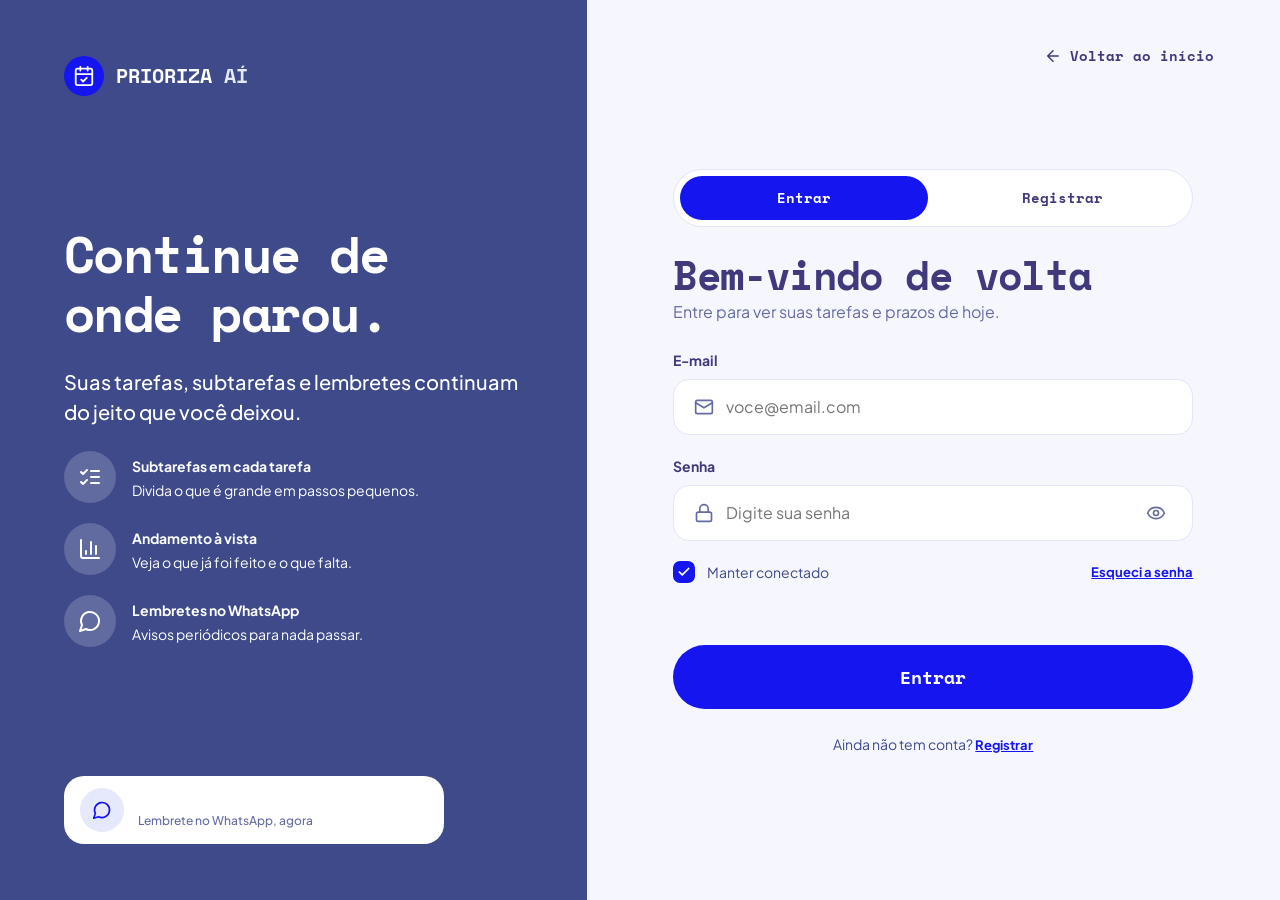
<file: calendario.html>
<!DOCTYPE html>
<html lang="pt-BR">
<head>
<meta charset="utf-8">
<meta name="viewport" content="width=device-width, initial-scale=1">
<title>Calendário · Prioriza Aí</title>
<link rel="stylesheet" href="estilo.css">
</head>
<body data-pagina="calendario">
<a class="so-leitor" href="#principal">Ir para o conteúdo</a>
<div class="painel">
  <aside class="lateral" id="lateral" aria-label="Barra lateral"></aside>
  <main class="principal" id="principal">
    <header class="barra-topo" id="topo"></header>
    <div><h1>Calendário</h1><p class="mudo">Os dias com um ponto têm tarefas para entregar.</p></div>
    <section class="pcard" aria-label="Calendário do mês"><div id="cal"></div></section>
  </main>
</div>
<script src="app.js"></script>
</body>
</html>
</file>
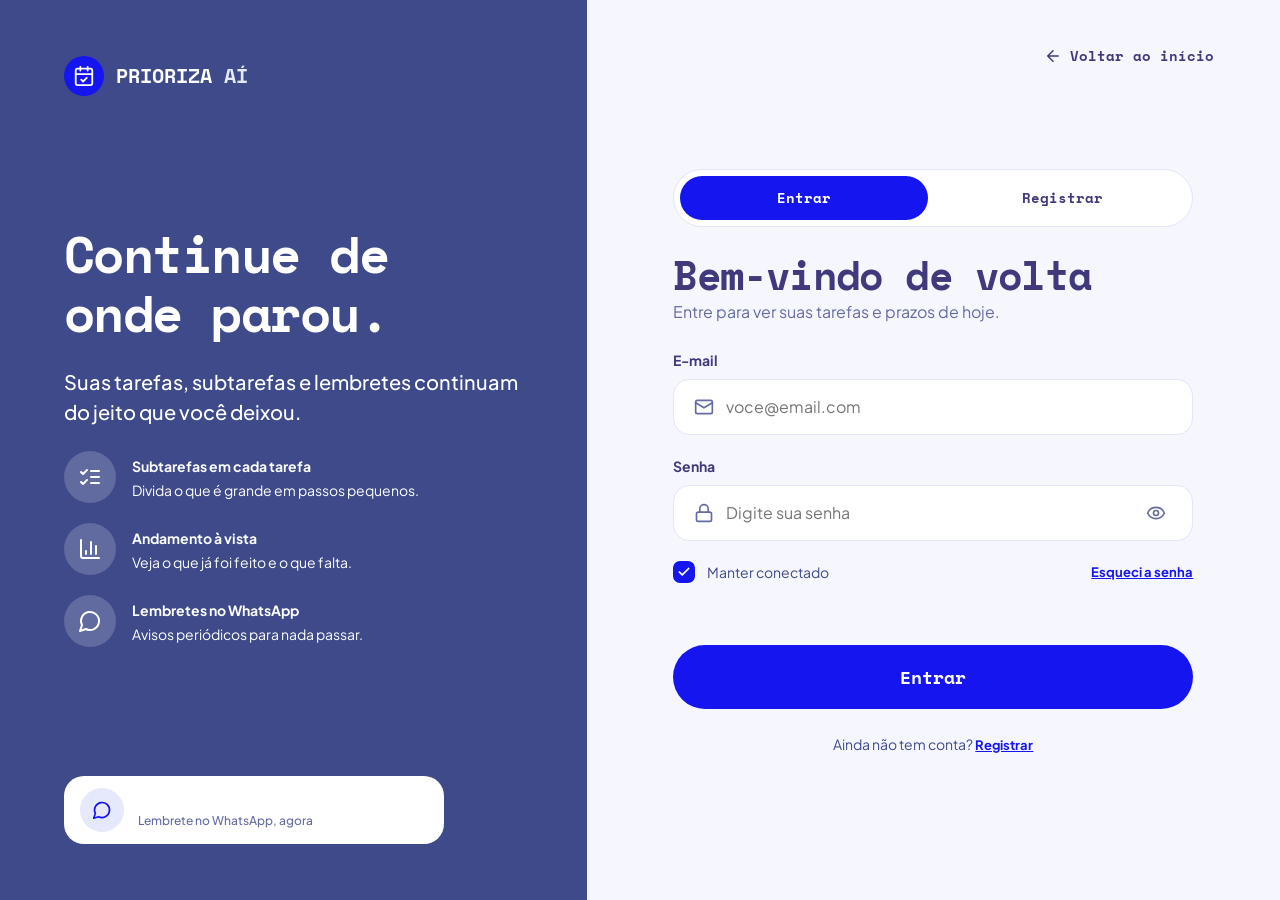
<file: configuracoes.html>
<!DOCTYPE html>
<html lang="pt-BR">
<head>
<meta charset="utf-8">
<meta name="viewport" content="width=device-width, initial-scale=1">
<title>Configurações · Prioriza Aí</title>
<link rel="stylesheet" href="estilo.css">
</head>
<body data-pagina="configuracoes">
<a class="so-leitor" href="#principal">Ir para o conteúdo</a>
<div class="painel">
  <aside class="lateral" id="lateral" aria-label="Barra lateral"></aside>
  <main class="principal" id="principal">
    <header class="barra-topo" id="topo"></header>
    <div><h1>Configurações</h1><p class="mudo">Atualize os dados da sua conta.</p></div>
    <div class="grade" style="grid-template-columns:repeat(auto-fit,minmax(340px,1fr))">
      <section class="pcard" aria-labelledby="t-conta">
        <div class="cab" style="justify-content:flex-start"><span class="icone-box" data-ic="usuario"></span><div><h2 id="t-conta">Dados da conta</h2><p class="peq mudo">Usamos esses dados para identificar você e enviar seus lembretes.</p></div></div>
        <form class="campos" id="conta">
          <div class="campo"><label for="nome">Nome</label><input id="nome" name="nome" type="text" required></div>
          <div class="campo"><label for="email">E-mail</label><input id="email" name="email" type="email" required></div>
          <div class="campo"><label for="zap">WhatsApp</label><input id="zap" name="zap" type="tel" aria-describedby="zap-d" required><span class="leg" id="zap-d">Os lembretes chegam neste número.</span></div>
          <div class="cf-acoes"><button class="btn primario" type="submit">Salvar alterações</button><button class="btn" type="reset">Cancelar</button><span class="cf-ok" id="ok" role="status"></span></div>
        </form>
      </section>
      <aside class="card indigo" id="plano-card" aria-label="Seu plano"></aside>
    </div>
  </main>
</div>
<script src="app.js"></script>
</body>
</html>
</file>
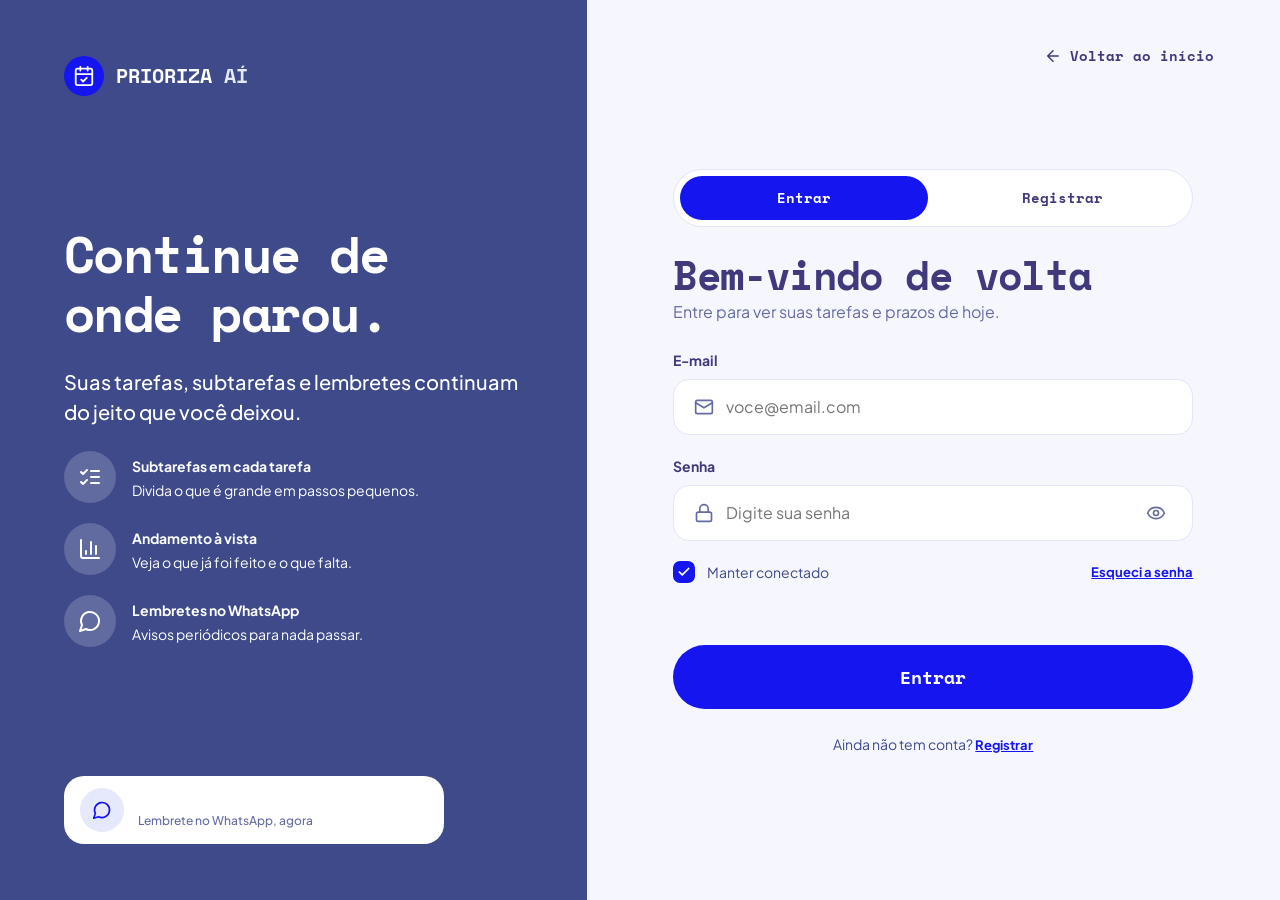
<file: entrar.html>
<!DOCTYPE html>
<html lang="pt-BR">
<head>
<meta charset="utf-8">
<meta name="viewport" content="width=device-width, initial-scale=1">
<title>Entrar · Prioriza Aí</title>
<link rel="stylesheet" href="estilo.css">
</head>
<body data-pagina="entrar">
<div class="tela">
<aside class="lado" aria-label="Sobre o Prioriza Aí">
  <a class="logo" href="index.html"><span class="logo-i" data-ic="calendario" data-t="22"></span><span>PRIORIZA <b>AÍ</b></span></a>
  <div class="lado-meio">
    <p class="display">Continue de onde parou.</p>
    <p class="destaque-txt" style="color:#fff">Suas tarefas, subtarefas e lembretes continuam do jeito que você deixou.</p>
    <ul class="bens">
      <li class="ben"><span class="icone-box" data-ic="lista" data-t="24"></span><div><b class="neg">Subtarefas em cada tarefa</b><p class="peq">Divida o que é grande em passos pequenos.</p></div></li>
      <li class="ben"><span class="icone-box" data-ic="grafico" data-t="24"></span><div><b class="neg">Andamento à vista</b><p class="peq">Veja o que já foi feito e o que falta.</p></div></li>
      <li class="ben"><span class="icone-box" data-ic="zap" data-t="24"></span><div><b class="neg">Lembretes no WhatsApp</b><p class="peq">Avisos periódicos para nada passar.</p></div></li>
    </ul>
  </div>
  <div class="lembrete-ex"><span class="icone-box" style="border-radius:50%" data-ic="zap"></span><div style="display:flex;flex-direction:column"><b class="neg">Prova de JavaScript hoje às 19h</b><span class="leg">Lembrete no WhatsApp, agora</span></div></div>
</aside>
<main class="form">
  <div class="form-topo"><a class="btn" href="index.html"><span data-ic="voltar" data-t="18"></span>Voltar ao início</a></div>
  <div class="form-col">
    <nav class="abas" aria-label="Entrar ou registrar"><a href="entrar.html" aria-current="page">Entrar</a><a href="registrar.html">Registrar</a></nav>
    <div><h1>Bem-vindo de volta</h1><p class="mudo">Entre para ver suas tarefas e prazos de hoje.</p></div>
    <form class="campos" id="f-entrar">
      <div class="campo"><label for="e-mail">E-mail</label><div class="caixa"><span data-ic="email"></span><input id="e-mail" type="text" autocomplete="username" placeholder="voce@email.com" required></div></div>
      <div class="campo"><label for="e-senha">Senha</label><div class="caixa"><span data-ic="cadeado"></span><input id="e-senha" type="password" autocomplete="current-password" placeholder="Digite sua senha" required><button class="icone-btn" type="button" data-ver="e-senha" aria-pressed="false" aria-label="Mostrar senha"><span data-ic="olho"></span></button></div></div>
      <div class="linha"><label class="opcao"><input class="check" type="checkbox" id="manter" checked><span class="peq">Manter conectado</span></label><button class="link" type="button" id="esqueci">Esqueci a senha</button></div>
      <p class="erro" id="erro" role="alert"></p>
      <button class="btn primario grande bloco" type="submit">Entrar</button>
    </form>
    <p class="peq troca">Ainda não tem conta? <a class="link" href="registrar.html">Registrar</a></p>
  </div>
</main>
</div>
<script src="app.js"></script>
</body>
</html>
</file>
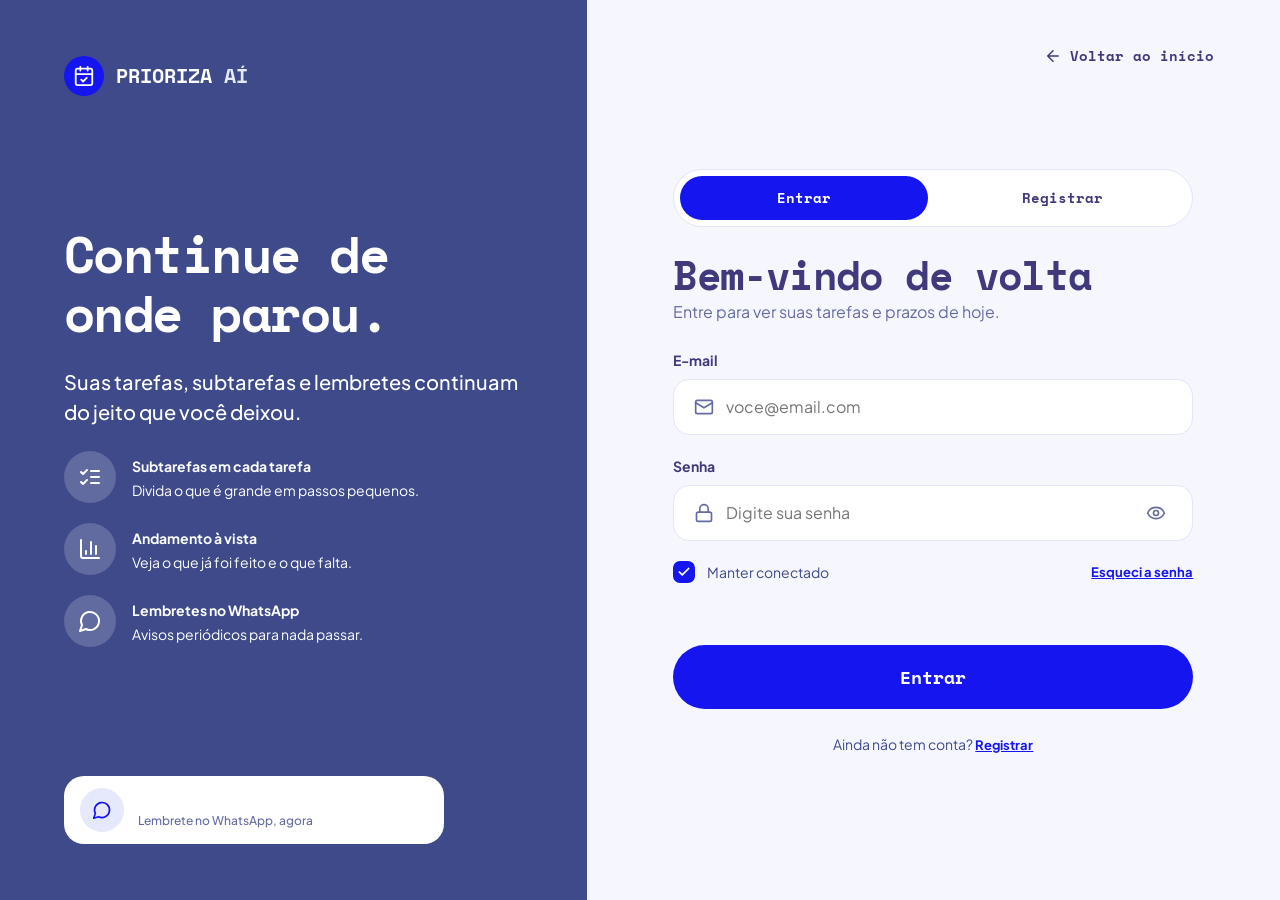
<file: home.html>
<!DOCTYPE html>
<html lang="pt-BR">
<head>
<meta charset="utf-8">
<meta name="viewport" content="width=device-width, initial-scale=1">
<title>Home</title>
<link rel="stylesheet" href="estilo.css">
</head>
<body data-pagina="home">
<a class="so-leitor" href="#principal">Ir para o conteúdo</a>
<div class="painel">
  <aside class="lateral" id="lateral" aria-label="Barra lateral"></aside>
  <main class="principal" id="principal">
    <header class="barra-topo" id="topo"></header>
    <div class="cab-pg">
      <div><h1 id="ola">Olá!</h1><p class="mudo">Aqui está o resumo das suas tarefas de hoje.</p></div>
    </div>
    <ul class="stats" id="stats" aria-label="Resumo das tarefas"></ul>
    <div class="grade">
      <div class="col">
        <section class="pcard" aria-labelledby="t-tarefas">
          <div class="cab"><div class="cab"><span class="icone-box" data-ic="lista"></span><h2 id="t-tarefas">Minhas tarefas</h2></div><button class="btn primario" data-a="nova">+ Nova tarefa</button></div>
          <div id="lista-tarefas"></div>
        </section>
      </div>
      <div class="col">
        <section class="pcard" aria-labelledby="t-sel"><h2 id="t-sel" class="leg" style="font-family:var(--sans)">Tarefa selecionada</h2><div class="detalhe" id="detalhe"></div></section>
        <section class="pcard" aria-labelledby="t-lemb"><div class="cab" style="justify-content:flex-start"><span class="icone-box" data-ic="sino"></span><h2 id="t-lemb">Próximos lembretes</h2></div><ul class="lembretes" id="lembretes"></ul></section>
      </div>
      <div class="col">
        <section class="pcard" aria-labelledby="t-cal"><div class="cab" style="justify-content:flex-start"><span class="icone-box" data-ic="calendario"></span><h2 id="t-cal">Calendário</h2></div><div id="cal"></div></section>
        <section class="pcard" aria-labelledby="t-prog"><div class="cab" style="justify-content:flex-start"><span class="icone-box" data-ic="grafico"></span><h2 id="t-prog">Progresso</h2></div><div id="progresso"></div></section>
      </div>
    </div>
  </main>
</div>
<script src="app.js"></script>
</body>
</html>
</file>
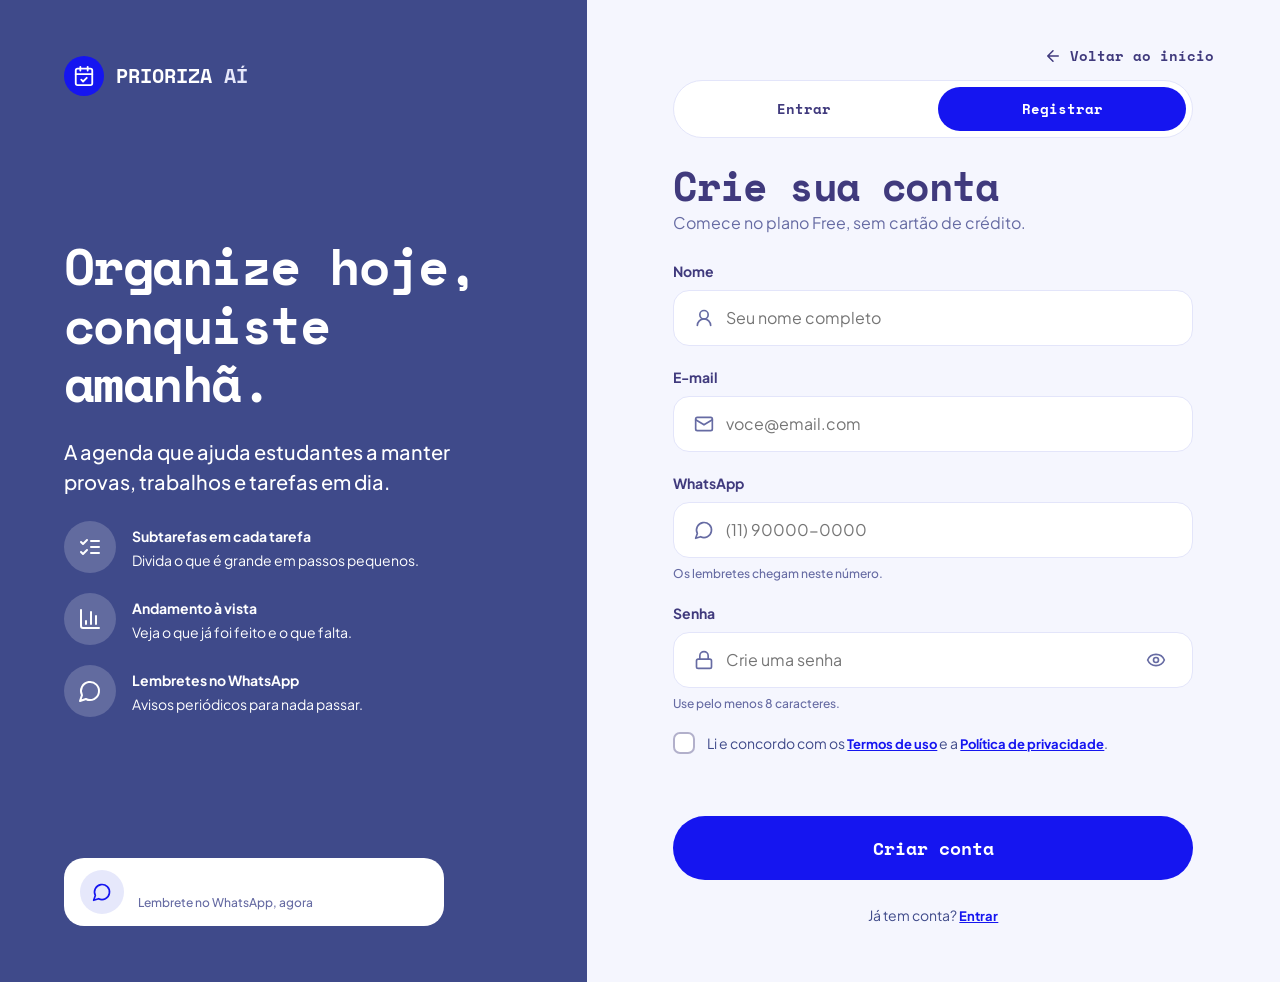
<file: registrar.html>
<!DOCTYPE html>
<html lang="pt-BR">
<head>
<meta charset="utf-8">
<meta name="viewport" content="width=device-width, initial-scale=1">
<title>Registrar · Prioriza Aí</title>
<link rel="stylesheet" href="estilo.css">
</head>
<body data-pagina="registrar">
<div class="tela">
<aside class="lado" aria-label="Sobre o Prioriza Aí">
  <a class="logo" href="index.html"><span class="logo-i" data-ic="calendario" data-t="22"></span><span>PRIORIZA <b>AÍ</b></span></a>
  <div class="lado-meio">
    <p class="display">Organize hoje, conquiste amanhã.</p>
    <p class="destaque-txt" style="color:#fff">A agenda que ajuda estudantes a manter provas, trabalhos e tarefas em dia.</p>
    <ul class="bens">
      <li class="ben"><span class="icone-box" data-ic="lista" data-t="24"></span><div><b class="neg">Subtarefas em cada tarefa</b><p class="peq">Divida o que é grande em passos pequenos.</p></div></li>
      <li class="ben"><span class="icone-box" data-ic="grafico" data-t="24"></span><div><b class="neg">Andamento à vista</b><p class="peq">Veja o que já foi feito e o que falta.</p></div></li>
      <li class="ben"><span class="icone-box" data-ic="zap" data-t="24"></span><div><b class="neg">Lembretes no WhatsApp</b><p class="peq">Avisos periódicos para nada passar.</p></div></li>
    </ul>
  </div>
  <div class="lembrete-ex"><span class="icone-box" style="border-radius:50%" data-ic="zap"></span><div style="display:flex;flex-direction:column"><b class="neg">Prova de JavaScript hoje às 19h</b><span class="leg">Lembrete no WhatsApp, agora</span></div></div>
</aside>
<main class="form">
  <div class="form-topo"><a class="btn" href="index.html"><span data-ic="voltar" data-t="18"></span>Voltar ao início</a></div>
  <div class="form-col">
    <nav class="abas" aria-label="Entrar ou registrar"><a href="entrar.html">Entrar</a><a href="registrar.html" aria-current="page">Registrar</a></nav>
    <div><h1>Crie sua conta</h1><p class="mudo">Comece no plano Free, sem cartão de crédito.</p></div>
    <form class="campos" id="f-registrar">
      <div class="campo"><label for="r-nome">Nome</label><div class="caixa"><span data-ic="usuario"></span><input id="r-nome" name="nome" type="text" autocomplete="name" placeholder="Seu nome completo" required></div></div>
      <div class="campo"><label for="r-mail">E-mail</label><div class="caixa"><span data-ic="email"></span><input id="r-mail" name="email" type="email" autocomplete="email" placeholder="voce@email.com" required></div></div>
      <div class="campo"><label for="r-zap">WhatsApp</label><div class="caixa"><span data-ic="zap"></span><input id="r-zap" name="zap" type="tel" autocomplete="tel" placeholder="(11) 90000-0000" aria-describedby="d-zap" required></div><span class="leg" id="d-zap">Os lembretes chegam neste número.</span></div>
      <div class="campo"><label for="r-senha">Senha</label><div class="caixa"><span data-ic="cadeado"></span><input id="r-senha" name="senha" type="password" autocomplete="new-password" placeholder="Crie uma senha" aria-describedby="d-senha" required><button class="icone-btn" type="button" data-ver="r-senha" aria-pressed="false" aria-label="Mostrar senha"><span data-ic="olho"></span></button></div><span class="leg" id="d-senha">Use pelo menos 8 caracteres.</span></div>
      <label class="opcao"><input class="check" type="checkbox" name="termos"><span class="peq">Li e concordo com os <a class="link" href="#">Termos de uso</a> e a <a class="link" href="#">Política de privacidade</a>.</span></label>
      <p class="erro" id="erro" role="alert"></p>
      <button class="btn primario grande bloco" type="submit">Criar conta</button>
    </form>
    <p class="peq troca">Já tem conta? <a class="link" href="entrar.html">Entrar</a></p>
  </div>
</main>
</div>
<script src="app.js"></script>
</body>
</html>
</file>
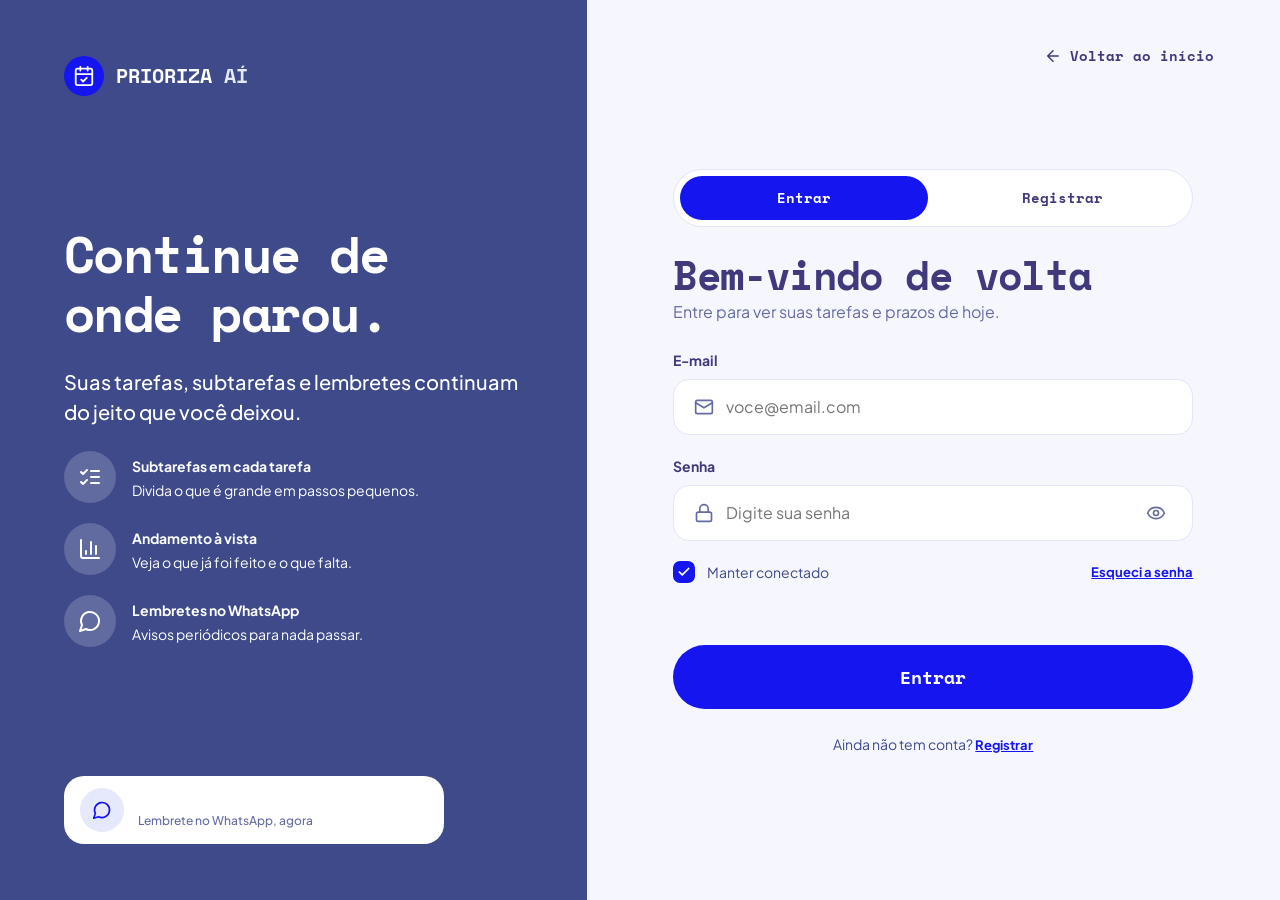
<file: tarefas.html>
<!DOCTYPE html>
<html lang="pt-BR">
<head>
<meta charset="utf-8">
<meta name="viewport" content="width=device-width, initial-scale=1">
<title>Minhas tarefas · Prioriza Aí</title>
<link rel="stylesheet" href="estilo.css">
</head>
<body data-pagina="tarefas">
<a class="so-leitor" href="#principal">Ir para o conteúdo</a>
<div class="painel">
  <aside class="lateral" id="lateral" aria-label="Barra lateral"></aside>
  <main class="principal" id="principal">
    <header class="barra-topo" id="topo"></header>
    <div class="cab-pg">
      <div><h1>Minhas tarefas</h1><p class="mudo" id="sub" role="status"></p></div>
      <button class="btn primario" data-a="nova"><span data-ic="mais" data-t="18"></span>Nova tarefa</button>
    </div>
    <div class="grade" style="grid-template-columns:repeat(auto-fit,minmax(380px,1fr))">
      <section class="pcard" aria-labelledby="t-lista">
        <h2 class="so-leitor" id="t-lista">Lista de tarefas</h2>
        <div class="filtros" role="group" aria-label="Filtrar tarefas">
          <button class="chip" data-a="filtro" data-f="todas" aria-pressed="true">Todas</button>
          <button class="chip" data-a="filtro" data-f="pend" aria-pressed="false">Pendentes</button>
          <button class="chip" data-a="filtro" data-f="concl" aria-pressed="false">Concluídas</button>
        </div>
        <div id="lista-tarefas"></div>
      </section>
      <div class="col">
        <section class="pcard" aria-labelledby="t-sel"><h2 id="t-sel" class="leg" style="font-family:var(--sans)">Tarefa selecionada</h2><div class="detalhe" id="detalhe"></div></section>
        <section class="pcard" aria-labelledby="t-lemb"><div class="cab" style="justify-content:flex-start"><span class="icone-box" data-ic="sino"></span><h2 id="t-lemb">Lembretes das tarefas</h2></div><ul class="lembretes" id="lembretes"></ul></section>
      </div>
    </div>
  </main>
</div>
<script src="app.js"></script>
</body>
</html>
</file>
<file: estilo.css>
@import url('https://fonts.googleapis.com/css2?family=Plus+Jakarta+Sans:wght@400;500;700&family=Space+Mono:wght@400;700&display=swap');

:root {
    --azul: #1515F0;
    --escuro: #403A7D;
    --indigo: #3F4A8A;
    --cinza: #E5E5E5;
    --lav: #E6E8FB;
    --borda: #E3E5FA;
    --suave: #F5F6FE;
    --titulo: #403A7D;
    --corpo: #3F4A8A;
    --mudo: #666BA3;
    --mono: "Space Mono", ui-monospace, monospace;
    --sans: "Plus Jakarta Sans", system-ui, sans-serif
}

* {
    box-sizing: border-box;
    margin: 0;
    padding: 0
}

html {
    scroll-behavior: smooth
}

body {
    font: 400 16px/26px var(--sans);
    color: var(--corpo);
    background: #fff
}

a {
    color: inherit;
    text-decoration: none
}

ul,
ol {
    list-style: none
}

svg {
    flex: none;
    display: block
}

:focus-visible {
    outline: 3px solid var(--azul);
    outline-offset: 3px
}

.so-leitor {
    position: absolute;
    width: 1px;
    height: 1px;
    overflow: hidden;
    clip: rect(0 0 0 0);
    white-space: nowrap
}

.so-leitor:focus {
    position: static;
    width: auto;
    height: auto;
    clip: auto;
    padding: 8px
}

h1,
h2 {
    font-family: var(--mono);
    color: var(--titulo);
    letter-spacing: -.02em
}

h1 {
    font-size: clamp(28px, 4vw, 40px);
    line-height: 1.2
}

h2 {
    font-size: 20px;
    line-height: 28px
}

h3 {
    font: 500 18px/26px var(--sans);
    color: var(--titulo)
}

h4,
.neg {
    font: 700 14px/22px var(--sans);
    color: var(--titulo)
}

.mudo {
    color: var(--mudo)
}

.leg {
    font: 500 12px/16px var(--sans);
    color: var(--mudo)
}

.peq {
    font-size: 14px;
    line-height: 22px
}

.destaque-txt {
    font: 500 20px/30px var(--sans)
}

.btn {
    display: inline-flex;
    align-items: center;
    justify-content: center;
    gap: 8px;
    border: 2px solid transparent;
    border-radius: 999px;
    font: 700 14px/20px var(--mono);
    padding: 12px 24px;
    cursor: pointer;
    background: none;
    color: var(--titulo)
}

.primario {
    background: var(--azul);
    color: #fff
}

.contorno {
    border-color: var(--azul);
    color: var(--azul)
}

.claro {
    background: #fff;
    color: var(--azul)
}

.bloco {
    display: flex;
    width: 100%
}

.grande {
    font-size: 18px;
    line-height: 24px;
    padding: 18px 40px
}

.tag {
    display: inline-flex;
    padding: 4px 12px;
    border-radius: 999px;
    font: 600 12px/16px var(--sans);
    border: 1.5px solid transparent
}

.solido {
    background: var(--azul);
    color: #fff
}

.leve {
    background: var(--lav);
    color: var(--titulo)
}

.cinza {
    background: var(--cinza);
    color: var(--titulo)
}

.borda {
    border-color: var(--borda);
    color: var(--corpo)
}

.check {
    appearance: none;
    -webkit-appearance: none;
    width: 22px;
    height: 22px;
    flex: 0 0 22px;
    cursor: pointer;
    border: 2px solid color-mix(in srgb, var(--escuro) 40%, transparent);
    border-radius: 7px;
    background: #fff center/14px no-repeat;
    transition: background-color .15s, border-color .15s
}

.check:checked {
    background-color: var(--azul);
    border-color: var(--azul);
    background-image: url("data:image/svg+xml,%3Csvg xmlns='http://www.w3.org/2000/svg' viewBox='0 0 24 24' fill='none' stroke='%23fff' stroke-width='3' stroke-linecap='round' stroke-linejoin='round'%3E%3Cpath d='M20 6 9 17l-5-5'/%3E%3C/svg%3E")
}

.check:focus-visible {
    outline: 3px solid var(--azul);
    outline-offset: 3px
}

.barra {
    flex: 1;
    height: 10px;
    border-radius: 999px;
    background: var(--cinza);
    overflow: hidden
}

.barra i {
    display: block;
    height: 100%;
    background: var(--azul)
}

.tarefa-and {
    display: flex;
    align-items: center;
    gap: 12px
}

.icone-box {
    width: 44px;
    height: 44px;
    border-radius: 12px;
    background: var(--lav);
    color: var(--azul);
    display: grid;
    place-items: center;
    flex: none
}

.logo {
    display: inline-flex;
    align-items: center;
    gap: 12px;
    font: 700 20px/28px var(--mono);
    color: var(--titulo)
}

.logo b {
    color: var(--azul)
}

.logo-i {
    width: 40px;
    height: 40px;
    border-radius: 50%;
    background: var(--azul);
    color: #fff;
    display: grid;
    place-items: center
}

.card {
    display: flex;
    flex-direction: column;
    gap: 20px;
    padding: 32px;
    border-radius: 28px;
    border: 1.5px solid var(--borda);
    background: #fff
}

.indigo,
.marca {
    border-color: transparent;
    color: #fff
}

.indigo {
    background: var(--indigo)
}

.marca {
    background: var(--azul)
}

.indigo h2,
.indigo h3,
.marca h2,
.marca h3,
.indigo p,
.marca p {
    color: #fff
}

.indigo .icone-box,
.marca .icone-box {
    background: rgba(255, 255, 255, .18);
    color: #fff
}

.cab {
    display: flex;
    align-items: center;
    gap: 16px
}

/* site público */
.topo {
    display: flex;
    align-items: center;
    justify-content: space-between;
    gap: 16px;
    flex-wrap: wrap;
    padding: 24px clamp(16px, 6vw, 120px)
}

.menu {
    display: flex;
    gap: 32px;
    flex-wrap: wrap
}

.menu a {
    font: 700 14px/20px var(--mono);
    color: var(--titulo);
    padding: 6px 0;
    border-bottom: 2px solid transparent
}

.menu a:hover,
.menu a[aria-current] {
    color: var(--azul);
    border-color: var(--azul)
}

.topo-acoes {
    display: flex;
    gap: 12px
}

.secao {
    display: flex;
    flex-direction: column;
    gap: 32px;
    padding: 72px clamp(16px, 6vw, 120px) 0
}

.secao-cab {
    display: flex;
    flex-direction: column;
    gap: 12px
}

.centro {
    align-items: center;
    text-align: center
}

.hero {
    display: grid;
    grid-template-columns: repeat(auto-fit, minmax(320px, 1fr));
    gap: 56px;
    align-items: center;
    padding: 48px clamp(16px, 6vw, 120px) 80px
}

.hero-txt {
    display: flex;
    flex-direction: column;
    align-items: flex-start;
    gap: 28px
}

.hero h1 {
    font-size: clamp(36px, 5vw, 64px);
    line-height: 1.12;
    letter-spacing: -.03em
}

.botoes {
    display: flex;
    gap: 16px;
    flex-wrap: wrap
}

.mock {
    display: flex;
    flex-direction: column;
    gap: 14px;
    box-shadow: 0 30px 70px rgba(21, 21, 240, .14)
}

.meta {
    display: flex;
    align-items: center;
    gap: 10px;
    flex-wrap: wrap
}

.beneficios {
    background: var(--suave);
    padding: 32px clamp(16px, 6vw, 120px)
}

.beneficios ul {
    display: grid;
    grid-template-columns: repeat(auto-fit, minmax(240px, 1fr));
    gap: 24px
}

.passos {
    display: grid;
    grid-template-columns: repeat(auto-fit, minmax(240px, 1fr));
    gap: 24px
}

.planos {
    display: grid;
    grid-template-columns: repeat(auto-fit, minmax(280px, 1fr));
    gap: 32px;
    align-items: stretch
}

.plano {
    display: flex
}

.plano article {
    flex: 1;
    display: flex;
    flex-direction: column;
    gap: 18px;
    padding: 32px;
    border-radius: 28px;
    border: 1.5px solid var(--borda)
}

.plano.destaque article {
    border: 3px solid var(--azul)
}

.plano-topo {
    display: flex;
    justify-content: space-between;
    align-items: center;
    min-height: 28px
}

.plano h3 {
    font: 700 20px/28px var(--mono)
}

.preco {
    display: flex;
    align-items: baseline;
    gap: 8px
}

.valor {
    font: 700 44px/52px var(--mono);
    color: var(--titulo)
}

.plano hr {
    border: 0;
    height: 1.5px;
    background: var(--borda)
}

.recursos {
    display: flex;
    flex-direction: column;
    gap: 12px
}

.recurso {
    display: flex;
    align-items: center;
    gap: 12px;
    font-size: 14px;
    line-height: 22px
}

.recurso svg {
    background: var(--lav);
    color: var(--azul);
    border-radius: 50%;
    padding: 4px;
    width: 22px;
    height: 22px
}

.nota {
    margin-top: auto;
    padding: 12px 16px;
    border-radius: 16px;
    background: var(--suave);
    border: 1.5px solid var(--borda)
}

.cta {
    display: flex;
    align-items: center;
    justify-content: space-between;
    flex-wrap: wrap;
    gap: 24px;
    padding: 28px 44px;
    border-radius: 28px;
    background: var(--azul)
}

.cta h2,
.cta p {
    color: #fff
}

.rodape {
    display: flex;
    align-items: center;
    gap: 28px;
    padding: 48px clamp(16px, 6vw, 120px)
}

.rodape i {
    flex: 1;
    height: 1.5px;
    background: var(--borda)
}

/* entrar e registrar */
.tela {
    display: grid;
    grid-template-columns: minmax(0, 880fr) minmax(0, 1040fr);
    min-height: 100vh
}

.lado {
    background: var(--indigo);
    color: #fff;
    padding: 56px clamp(24px, 5vw, 96px);
    display: flex;
    flex-direction: column;
    justify-content: space-between;
    gap: 40px
}

.lado .logo,
.lado h2.display,
.lado .neg {
    color: #fff
}

.lado .logo b {
    color: var(--lav)
}

.display {
    font: 700 clamp(32px, 4vw, 56px)/1.15 var(--mono);
    color: #fff;
    letter-spacing: -.03em
}

.lado-meio {
    display: flex;
    flex-direction: column;
    gap: 24px;
    max-width: 640px
}

.bens {
    display: flex;
    flex-direction: column;
    gap: 20px
}

.ben {
    display: flex;
    align-items: center;
    gap: 16px
}

.ben .icone-box {
    background: rgba(255, 255, 255, .18);
    color: #fff;
    border-radius: 50%;
    width: 52px;
    height: 52px
}

.ben p {
    color: #fff
}

.lembrete-ex {
    display: flex;
    align-items: center;
    gap: 14px;
    padding: 12px 16px;
    border-radius: 20px;
    background: #fff;
    max-width: 380px
}

.form {
    background: var(--suave);
    padding: 32px 40px 56px;
    display: flex;
    flex-direction: column
}

.form-topo {
    display: flex;
    justify-content: flex-end
}

.form-col {
    width: min(520px, 100%);
    margin: auto;
    display: flex;
    flex-direction: column;
    gap: 24px
}

.abas {
    display: flex;
    gap: 10px;
    padding: 6px;
    border-radius: 999px;
    background: #fff;
    border: 1.5px solid var(--borda)
}

.abas a {
    flex: 1;
    text-align: center;
    padding: 12px;
    border-radius: 999px;
    font: 700 14px/20px var(--mono);
    color: var(--titulo)
}

.abas a[aria-current] {
    background: var(--azul);
    color: #fff
}

.campos {
    display: flex;
    flex-direction: column;
    gap: 20px
}

.campo {
    display: flex;
    flex-direction: column;
    gap: 8px
}

.caixa {
    display: flex;
    align-items: center;
    gap: 12px;
    padding: 0 20px;
    height: 56px;
    border-radius: 16px;
    border: 1.5px solid var(--borda);
    background: #fff;
    color: var(--mudo)
}

.caixa input,
.campo>input,
.campo select {
    flex: 1;
    min-width: 0;
    border: 0;
    outline: 0;
    background: transparent;
    font: 400 16px/24px var(--sans);
    color: var(--titulo)
}

.caixa:focus-within,
.campo>input:focus,
.campo select:focus {
    outline: 3px solid var(--azul)
}

.icone-btn {
    display: grid;
    place-items: center;
    border: 0;
    background: none;
    color: inherit;
    cursor: pointer;
    padding: 6px;
    border-radius: 8px
}

.linha {
    display: flex;
    align-items: center;
    justify-content: space-between;
    gap: 12px
}

.opcao {
    display: flex;
    align-items: center;
    gap: 12px
}

.link {
    font: 700 13px/20px var(--sans);
    color: var(--azul);
    background: none;
    border: 0;
    cursor: pointer;
    text-decoration: underline
}

.erro {
    color: #B00020;
    font-weight: 700;
    min-height: 22px
}

.troca {
    text-align: center
}

/* painel */
.painel {
    display: grid;
    grid-template-columns: 280px minmax(0, 1fr);
    min-height: 100vh
}

.lateral {
    display: flex;
    flex-direction: column;
    gap: 28px;
    padding: 32px 20px;
    border-right: 1.5px solid var(--borda)
}

.lateral .logo {
    padding: 0 12px
}

.menu-lat {
    display: flex;
    flex-direction: column;
    gap: 6px
}

.nav-item {
    display: flex;
    align-items: center;
    gap: 14px;
    padding: 12px 16px;
    border-radius: 16px;
    font: 700 14px/20px var(--mono);
    color: var(--titulo)
}

.nav-item[aria-current] {
    background: var(--lav);
    color: var(--azul)
}

.upgrade {
    margin-top: auto;
    display: flex;
    flex-direction: column;
    gap: 12px;
    padding: 22px;
    border-radius: 24px;
    background: var(--indigo)
}

.upgrade h2,
.upgrade p {
    color: #fff
}

.upgrade h2 {
    font-size: 16px;
    line-height: 24px
}

.usuario {
    display: flex;
    align-items: center;
    gap: 12px;
    padding: 16px 12px 0;
    border-top: 1.5px solid var(--borda)
}

.u-nome {
    flex: 1;
    display: flex;
    flex-direction: column;
    min-width: 0
}

.avatar {
    width: 40px;
    height: 40px;
    border-radius: 50%;
    background: var(--lav);
    color: var(--azul);
    display: grid;
    place-items: center;
    font-weight: 700;
    flex: none
}

.principal {
    display: flex;
    flex-direction: column;
    gap: 20px;
    padding: 32px 40px;
    background: var(--suave);
    min-width: 0
}

.barra-topo {
    display: flex;
    align-items: center;
    justify-content: space-between;
    gap: 16px
}

.busca {
    display: flex;
    align-items: center;
    gap: 12px;
    width: min(520px, 100%);
    padding: 12px 20px;
    border-radius: 999px;
    border: 1.5px solid var(--borda);
    background: #fff;
    color: var(--mudo)
}

.busca input {
    flex: 1;
    border: 0;
    outline: 0;
    background: none;
    font: 400 14px/20px var(--sans);
    color: var(--titulo)
}

.sino {
    width: 48px;
    height: 48px;
    border-radius: 50%;
    background: #fff;
    border: 1.5px solid var(--borda);
    display: grid;
    place-items: center;
    color: var(--escuro)
}

.barra-topo .topo-acoes {
    align-items: center
}

.cab-pg {
    display: flex;
    justify-content: space-between;
    align-items: flex-end;
    gap: 16px;
    flex-wrap: wrap
}

.stats {
    display: grid;
    grid-template-columns: repeat(auto-fit, minmax(190px, 1fr));
    gap: 16px
}

.stat {
    display: flex;
    align-items: center;
    gap: 14px;
    padding: 16px 20px;
    border-radius: 24px;
    border: 1.5px solid var(--borda);
    background: #fff
}

.stat .icone-box {
    border-radius: 50%;
    width: 52px;
    height: 52px
}

.stat b {
    font: 700 24px/30px var(--mono);
    color: var(--titulo);
    display: block
}

.grade {
    display: grid;
    grid-template-columns: repeat(auto-fit, minmax(340px, 1fr));
    gap: 24px;
    align-items: start
}

.col {
    display: flex;
    flex-direction: column;
    gap: 24px
}

.pcard {
    background: #fff;
    border: 1.5px solid var(--borda);
    border-radius: 28px;
    padding: 28px;
    display: flex;
    flex-direction: column;
    gap: 16px
}

.pcard .cab {
    justify-content: space-between
}

.tarefas,
.subs,
.lembretes {
    display: flex;
    flex-direction: column;
    gap: 12px
}

.subs {
    gap: 8px
}

.grupo {
    display: flex;
    flex-direction: column;
    gap: 10px;
    margin-bottom: 12px
}

.tarefa {
    display: flex;
    align-items: center;
    gap: 16px;
    padding: 18px 20px;
    border-radius: 24px;
    border: 1.5px solid var(--borda);
    background: #fff
}

.tarefa.ativa {
    border-color: var(--azul);
    background: var(--suave)
}

.tarefa .corpo {
    flex: 1;
    min-width: 0;
    display: flex;
    flex-direction: column;
    gap: 8px
}

.titulo-btn {
    all: unset;
    cursor: pointer;
    font: 500 18px/26px var(--sans);
    color: var(--titulo)
}

.titulo-btn:focus-visible {
    outline: 3px solid var(--azul)
}

.feita .titulo-btn,
.sub.feita label {
    text-decoration: line-through;
    color: var(--mudo)
}

.tarefa .acoes {
    display: flex;
    gap: 6px;
    color: var(--escuro)
}

.sub label {
    display: flex;
    align-items: center;
    gap: 12px;
    padding: 10px 16px;
    border-radius: 16px;
    border: 1.5px solid var(--borda);
    background: #fff;
    font-size: 14px;
    cursor: pointer
}

.sub.feita label {
    background: var(--suave)
}

.detalhe {
    display: flex;
    flex-direction: column;
    gap: 16px
}

.add-sub {
    display: flex;
    gap: 8px;
    flex-wrap: wrap
}

.add-sub input {
    flex: 1;
    min-width: 140px;
    padding: 10px 16px;
    border-radius: 999px;
    border: 1.5px solid var(--borda);
    font: 400 14px var(--sans)
}

.acoes-det {
    display: flex;
    gap: 12px;
    flex-wrap: wrap
}

.lembrete {
    display: flex;
    align-items: center;
    gap: 14px;
    padding: 12px 16px;
    border-radius: 20px;
    border: 1.5px solid var(--borda)
}

.lembrete .icone-box {
    border-radius: 50%
}

.lembrete div {
    display: flex;
    flex-direction: column
}

.filtros {
    display: flex;
    gap: 8px;
    flex-wrap: wrap
}

.chip {
    padding: 8px 16px;
    border-radius: 999px;
    border: 1.5px solid var(--borda);
    background: #fff;
    font: 700 13px/18px var(--mono);
    color: var(--titulo);
    cursor: pointer
}

.chip[aria-pressed=true] {
    background: var(--azul);
    border-color: var(--azul);
    color: #fff
}

.cal-nav {
    display: flex;
    align-items: center;
    justify-content: space-between;
    gap: 12px;
    padding: 4px 2px 10px
}

.cal-nav h2 {
    font-size: 18px
}

.cal-nav button {
    width: 40px;
    height: 40px;
    border-radius: 14px;
    border: 1.5px solid var(--borda);
    background: var(--suave);
    color: var(--escuro);
    cursor: pointer;
    display: grid;
    place-items: center;
    transition: background .15s, color .15s
}

.cal-nav button:hover {
    background: var(--lav);
    color: var(--azul)
}

.sem,
.cal-g {
    display: grid;
    grid-template-columns: repeat(7, minmax(0, 1fr));
    gap: 8px;
    text-align: center
}

.cal-g {
    margin-top: 4px
}

.sem span {
    font: 700 11px/16px var(--mono);
    color: var(--mudo);
    padding: 6px 0;
    text-transform: uppercase
}

.dia {
    position: relative;
    min-height: 46px;
    display: flex;
    align-items: center;
    justify-content: center;
    border-radius: 14px;
    border: 1.5px solid transparent;
    background: #fff;
    transition: background .15s, border-color .15s;
}

.dia b {
    font: 600 14px/20px var(--sans);
    color: var(--titulo)
}

.dia.passado {
    background: #F0F1F9;
    border-color: transparent
}

.dia.passado b {
    color: #A4A7C4
}

.dia.prazo {
    border-color: var(--borda);
    background: #F8F8FF
}

.dia.hoje {
    box-shadow: 0 4px 12px rgba(21, 21, 240, .18)
}

.dia.hoje {
    background: var(--azul);
    border-color: var(--azul)
}

.dia.hoje b {
    color: #fff
}

.dia.prazo::after {
    content: "";
    position: absolute;
    bottom: 5px;
    width: 5px;
    height: 5px;
    border-radius: 50%;
    background: var(--azul)
}

.dia.hoje.prazo::after {
    background: #fff
}

.motiva {
    display: flex;
    align-items: center;
    gap: 12px;
    padding: 12px;
    border-radius: 12px;
    background: var(--azul);
    color: #fff
}

.motiva p,
.motiva b {
    color: #fff;
    display: block
}

.motiva .peq {
    font-size: 10px;
    line-height: 1.4
}

.motiva svg {
    flex: none
}

#progresso {
    display: flex;
    flex-direction: column;
    gap: 12px
}

.campo>label {
    font: 700 14px/22px var(--sans);
    color: var(--titulo)
}

.campo>input,
.campo select {
    padding: 14px 20px;
    border: 1.5px solid var(--borda);
    border-radius: 16px;
    background: #fff
}

.cf-acoes {
    display: flex;
    align-items: center;
    gap: 12px;
    flex-wrap: wrap
}

.cf-ok {
    color: var(--azul);
    font-weight: 700
}

dialog {
    margin: auto;
    border: 1.5px solid var(--borda);
    border-radius: 28px;
    padding: 32px;
    width: min(480px, 92vw);
    color: var(--corpo);
    box-shadow: 0 24px 80px rgba(64, 58, 125, .2)
}

dialog::backdrop {
    background: rgba(64, 58, 125, .45);
    backdrop-filter: blur(3px)
}

dialog form {
    display: flex;
    flex-direction: column;
    gap: 20px
}

@media(max-width:900px) {

    .tela,
    .painel {
        grid-template-columns: 1fr
    }

    .lateral {
        border-right: 0;
        border-bottom: 1.5px solid var(--borda)
    }

    .principal {
        padding: 24px 16px
    }

    .lado {
        display: none
    }
}

@media(max-width:480px) {

    .cal-g,
    .sem {
        gap: 4px
    }

    .dia {
        min-height: 38px;
        border-radius: 10px
    }

    .pcard:has(#cal) {
        padding: 16px
    }

    .prog {
        gap: 10px
    }

    .anel {
        width: 90px;
        height: 90px;
        flex-basis: 90px
    }

    .pcard:has(#progresso) {
        padding: 16px
    }
}

/* Seletor de data personalizado no formulário de tarefa */
.campo-data {
    position: relative
}

.data-trigger {
    display: flex;
    align-items: center;
    justify-content: space-between;
    gap: 12px;
    width: 100%;
    padding: 14px 18px;
    border: 1.5px solid var(--borda);
    border-radius: 16px;
    background: #fff;
    color: var(--titulo);
    font: 500 14px/22px var(--sans);
    text-align: left;
    cursor: pointer
}

.data-trigger svg {
    color: var(--azul)
}

.data-trigger:focus-visible {
    outline: 3px solid rgba(21, 21, 240, .18);
    outline-offset: 2px
}

.seletor-data {
    position: relative;
    margin-top: 8px;
    padding: 16px;
    border: 1.5px solid var(--borda);
    border-radius: 20px;
    background: #fff;
    box-shadow: 0 12px 32px rgba(64, 58, 125, .12)
}

.seletor-data[hidden] {
    display: none
}

.data-nav {
    display: flex;
    align-items: center;
    justify-content: space-between;
    gap: 10px;
    margin-bottom: 12px
}

.data-nav strong {
    font: 700 13px/20px var(--mono);
    color: var(--titulo)
}

.data-nav button {
    width: 32px;
    height: 32px;
    display: grid;
    place-items: center;
    border: 0;
    border-radius: 10px;
    background: var(--suave);
    color: var(--azul);
    cursor: pointer
}

.data-nav button:disabled {
    opacity: .3;
    cursor: not-allowed
}

.data-semana,
.data-dias {
    display: grid;
    grid-template-columns: repeat(7, minmax(0, 1fr));
    gap: 5px;
    text-align: center
}

.data-semana {
    margin-bottom: 5px
}

.data-semana span {
    font: 700 11px/24px var(--mono);
    color: var(--mudo)
}

.data-dia {
    aspect-ratio: 1;
    min-width: 0;
    border: 1px solid transparent;
    border-radius: 10px;
    background: #fff;
    color: var(--titulo);
    font: 500 13px/1 var(--sans);
    cursor: pointer;
    transition: background .12s, color .12s, border-color .12s
}

.data-dia:hover:not(:disabled) {
    background: var(--lav);
    color: var(--azul)
}

.data-dia:disabled {
    color: #C4C6D8;
    background: #F7F7FB;
    cursor: not-allowed
}

.data-dia.hoje {
    border-color: var(--azul);
    color: var(--azul);
    font-weight: 700
}

.data-dia.selecionado {
    background: var(--azul);
    border-color: var(--azul);
    color: #fff;
    box-shadow: 0 3px 8px rgba(21, 21, 240, .18)
}

.data-vazio {
    aspect-ratio: 1
}

.data-rodape {
    display: flex;
    justify-content: space-between;
    gap: 12px;
    padding-top: 12px;
    margin-top: 10px;
    border-top: 1px solid var(--borda)
}

.data-rodape button {
    border: 0;
    background: transparent;
    color: var(--azul);
    font: 700 12px/18px var(--sans);
    cursor: pointer;
    padding: 4px
}

@media(max-width:480px) {
    .seletor-data {
        padding: 12px
    }

    .data-semana,
    .data-dias {
        gap: 3px
    }

    .data-dia {
        border-radius: 8px
    }
}

/* aviso com desfazer (snackbar) */
.snackbar {
    position: fixed;
    left: 50%;
    bottom: 24px;
    transform: translateX(-50%);
    z-index: 50;
    display: flex;
    align-items: center;
    gap: 16px;
    padding: 14px 12px 16px 20px;
    width: min(420px, 92vw);
    border-radius: 16px;
    background: var(--escuro);
    color: #fff;
    box-shadow: 0 16px 40px rgba(64, 58, 125, .35);
    overflow: hidden;
    font: 500 14px/20px var(--sans)
}

.snackbar[hidden] {
    display: none
}

.snackbar span {
    flex: 1;
    min-width: 0
}

.snack-btn {
    border: 0;
    background: rgba(255, 255, 255, .16);
    color: #fff;
    font: 700 13px/18px var(--mono);
    padding: 8px 16px;
    border-radius: 999px;
    cursor: pointer
}

.snack-btn:hover {
    background: rgba(255, 255, 255, .28)
}

.snack-btn:focus-visible {
    outline: 3px solid #fff;
    outline-offset: 2px
}

.snack-barra {
    position: absolute;
    left: 0;
    bottom: 0;
    height: 4px;
    width: 100%;
    background: #fff;
    opacity: .85;
    transform-origin: left;
    animation: snack 6s linear forwards
}

.snackbar.pausa .snack-barra {
    animation-play-state: paused
}

@keyframes snack {
    to {
        transform: scaleX(0)
    }
}

/* anel de progresso (igual ao Figma) */
.prog {
    display: flex;
    align-items: center;
    gap: 12px;
    width: 100%
}

.anel {
    flex: 0 0 112px;
    width: 112px;
    height: 112px
}

.anel .trilha {
    stroke: var(--cinza)
}

.anel .arco-prog {
    stroke: var(--azul);
    transition: stroke-dasharray .8s cubic-bezier(.4, 0, .2, 1), opacity .3s
}

.anel text {
    font: 700 24px var(--mono);
    fill: var(--titulo)
}

.prog__barras {
    flex: 1;
    min-width: 0;
    display: flex;
    flex-direction: column;
    gap: 14px
}

.prog__linha {
    display: flex;
    flex-direction: column;
    gap: 6px
}

.prog__linha p {
    display: flex;
    justify-content: space-between;
    align-items: center;
    gap: 8px
}

.barra i {
    transition: width .6s cubic-bezier(.4, 0, .2, 1)
}

@media(prefers-reduced-motion:reduce) {

    .anel .arco-prog,
    .barra i {
        transition: none
    }
}

/* animação em blur ao abrir "Nova tarefa" */
dialog[open]{animation:dlg-entra .45s cubic-bezier(.2,.8,.2,1)}
dialog[open]::backdrop{animation:dlg-fundo .45s ease-out}
@keyframes dlg-entra{from{opacity:0;filter:blur(14px);transform:translateY(16px) scale(.97)}to{opacity:1;filter:blur(0);transform:none}}
@keyframes dlg-fundo{from{opacity:0;backdrop-filter:blur(0)}to{opacity:1;backdrop-filter:blur(6px)}}
dialog::backdrop{backdrop-filter:blur(6px)}
/* efeito ao rolar (GSAP): só vale quando o GSAP carregou */
.efeitos-on .efeito{opacity:0;transform:translateY(40px);filter:blur(10px)}
@media(prefers-reduced-motion:reduce){dialog[open],dialog[open]::backdrop{animation:none}}
</file>
